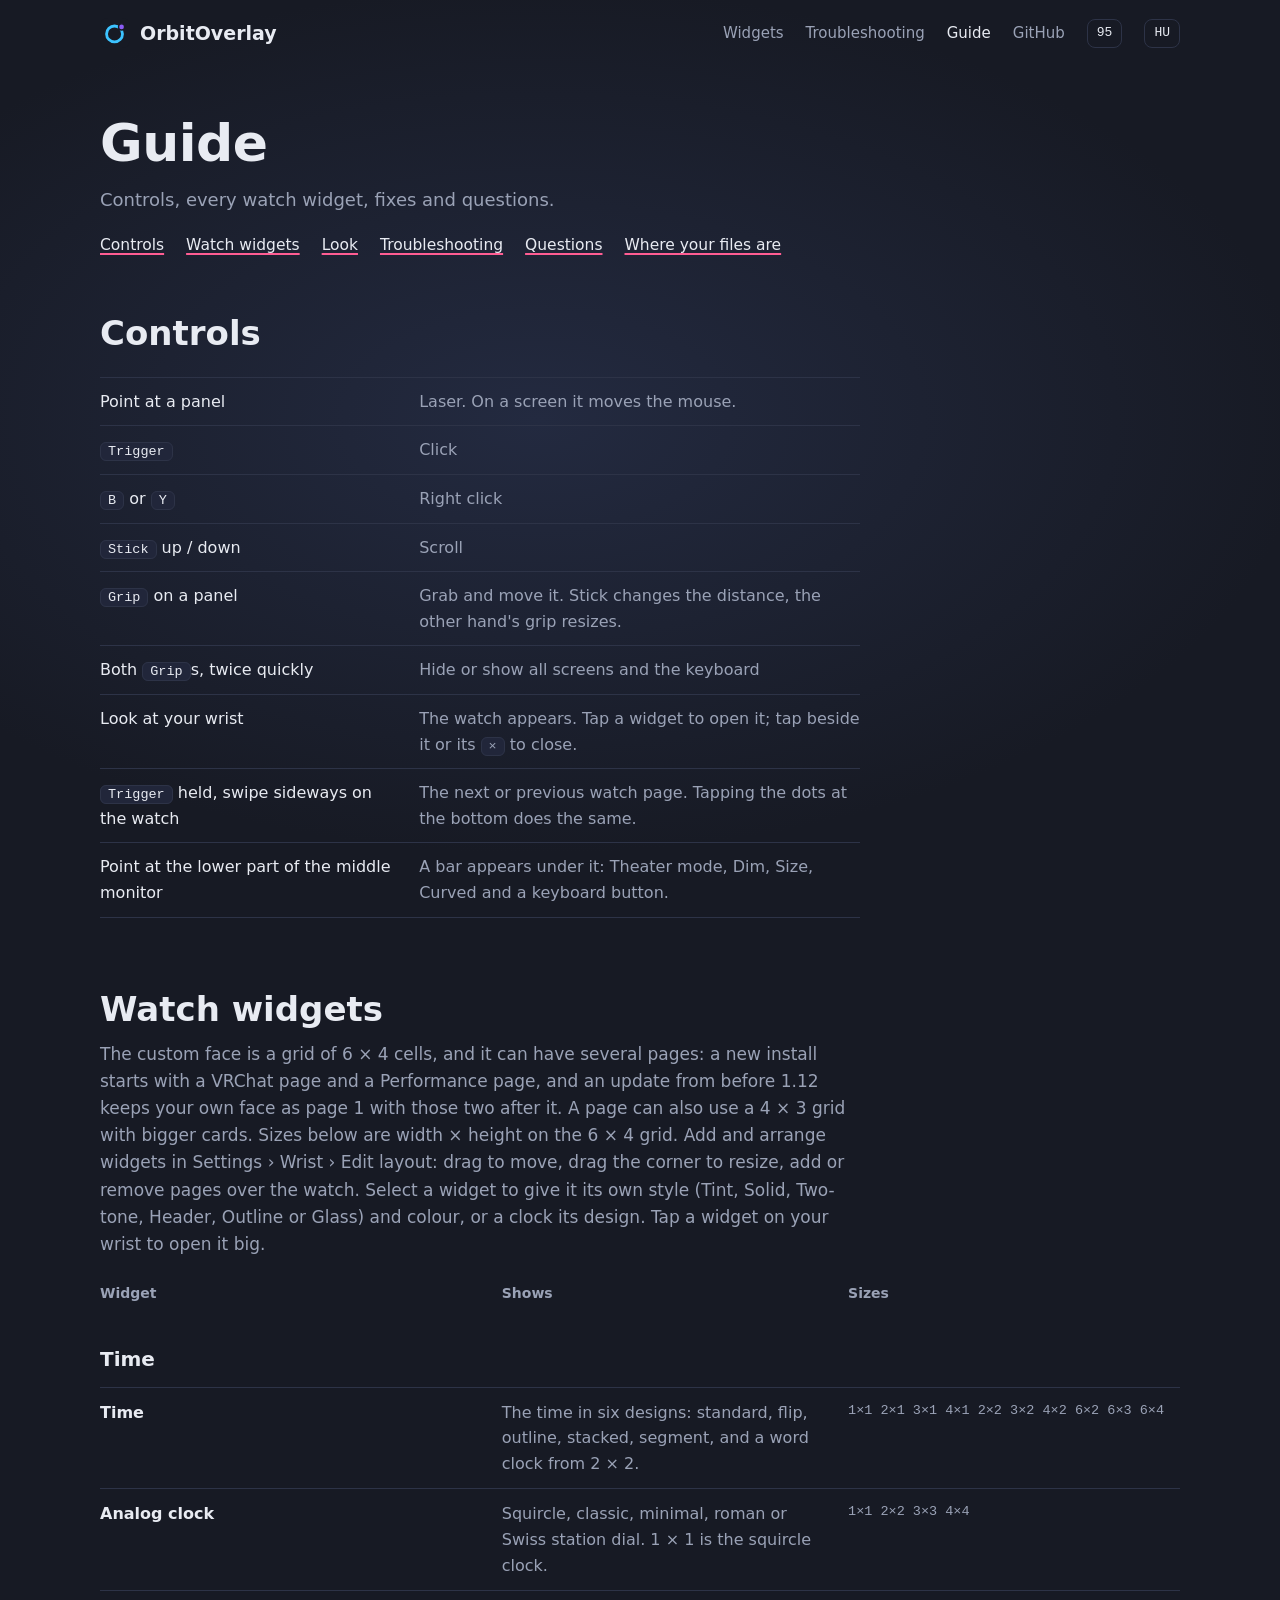
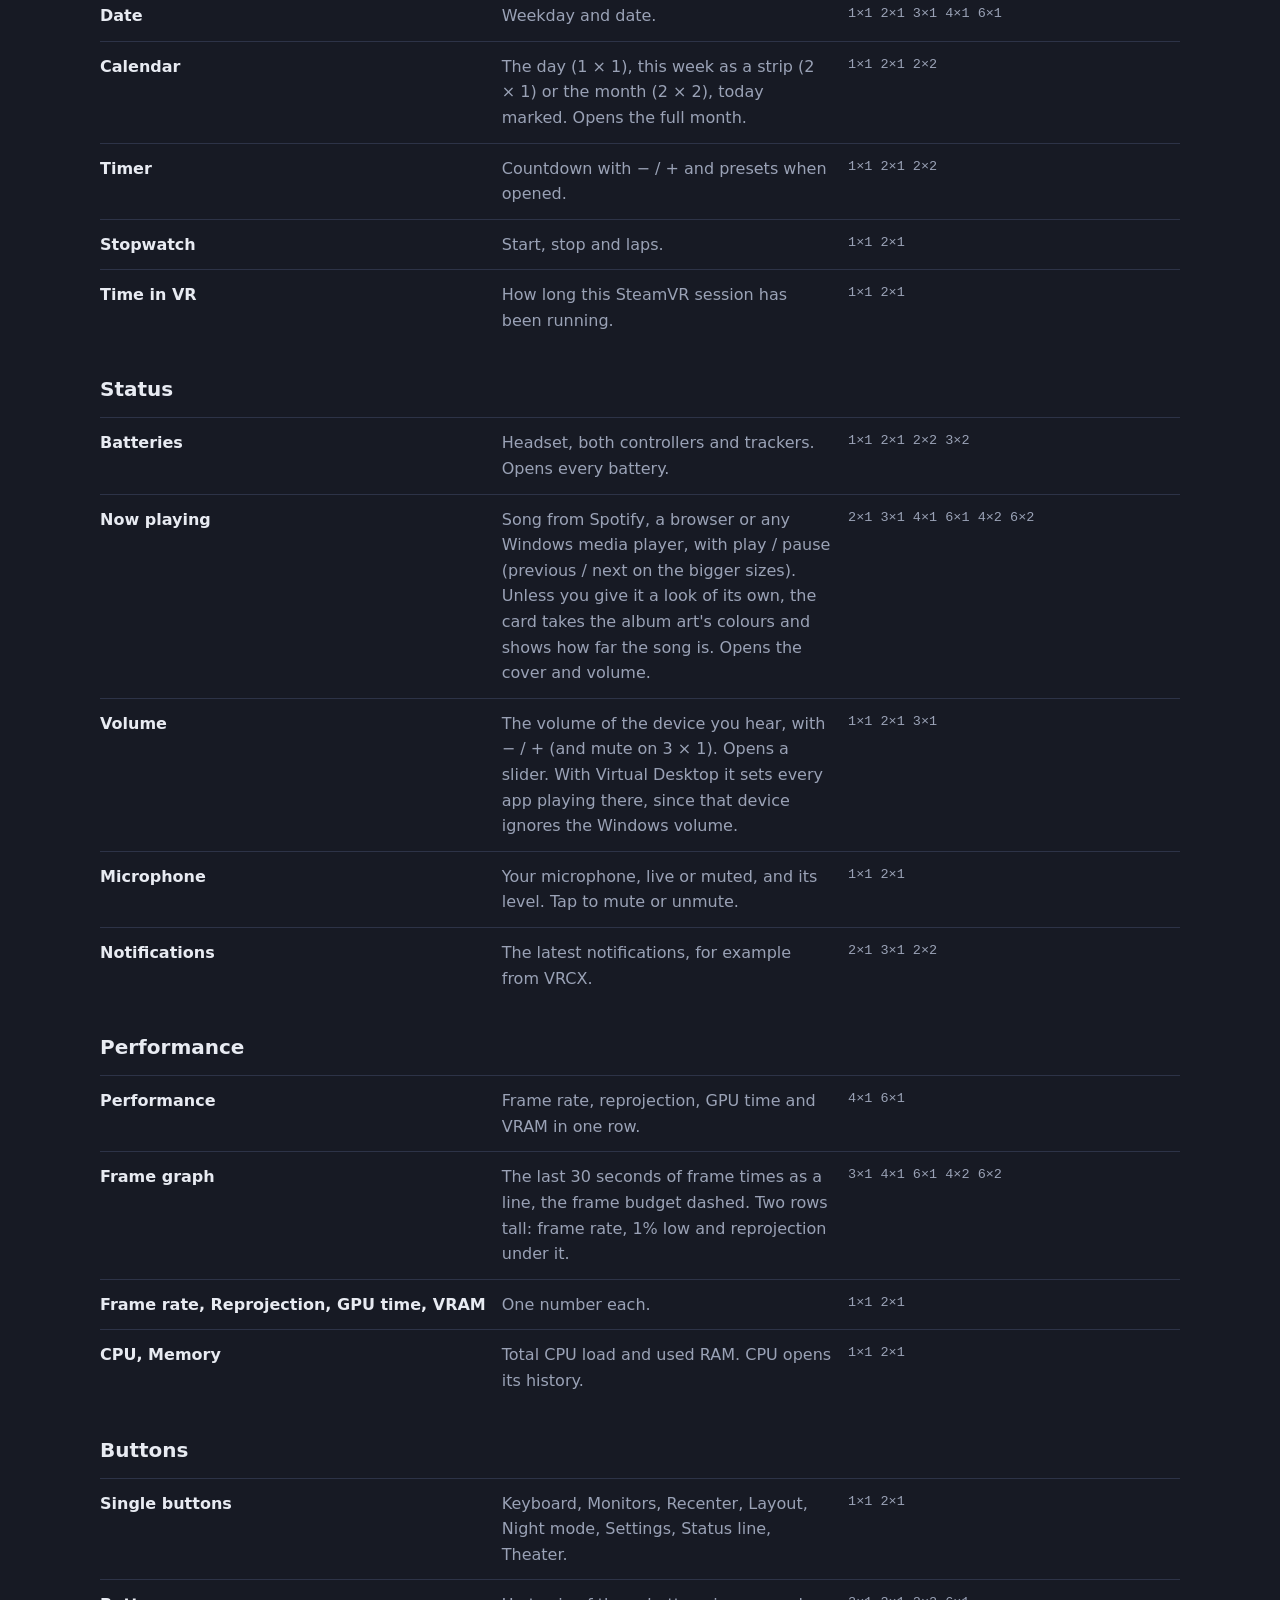
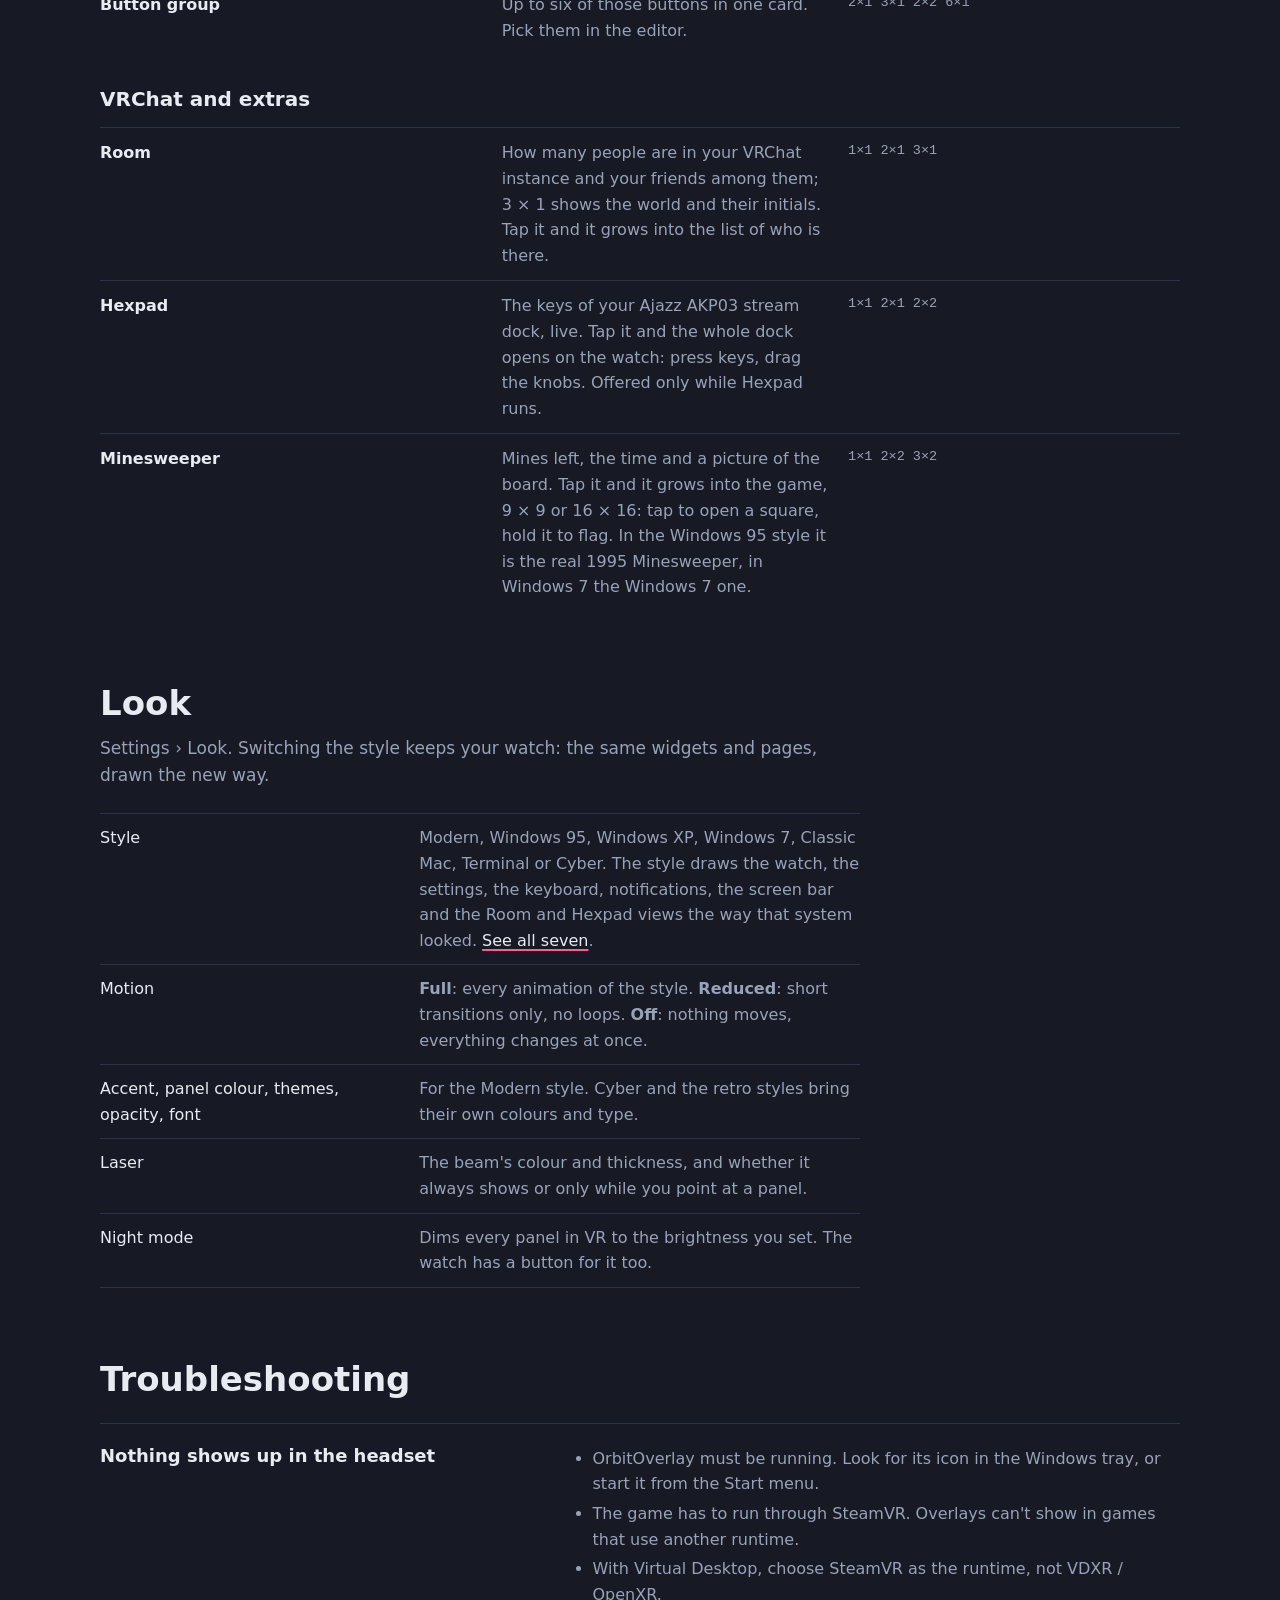
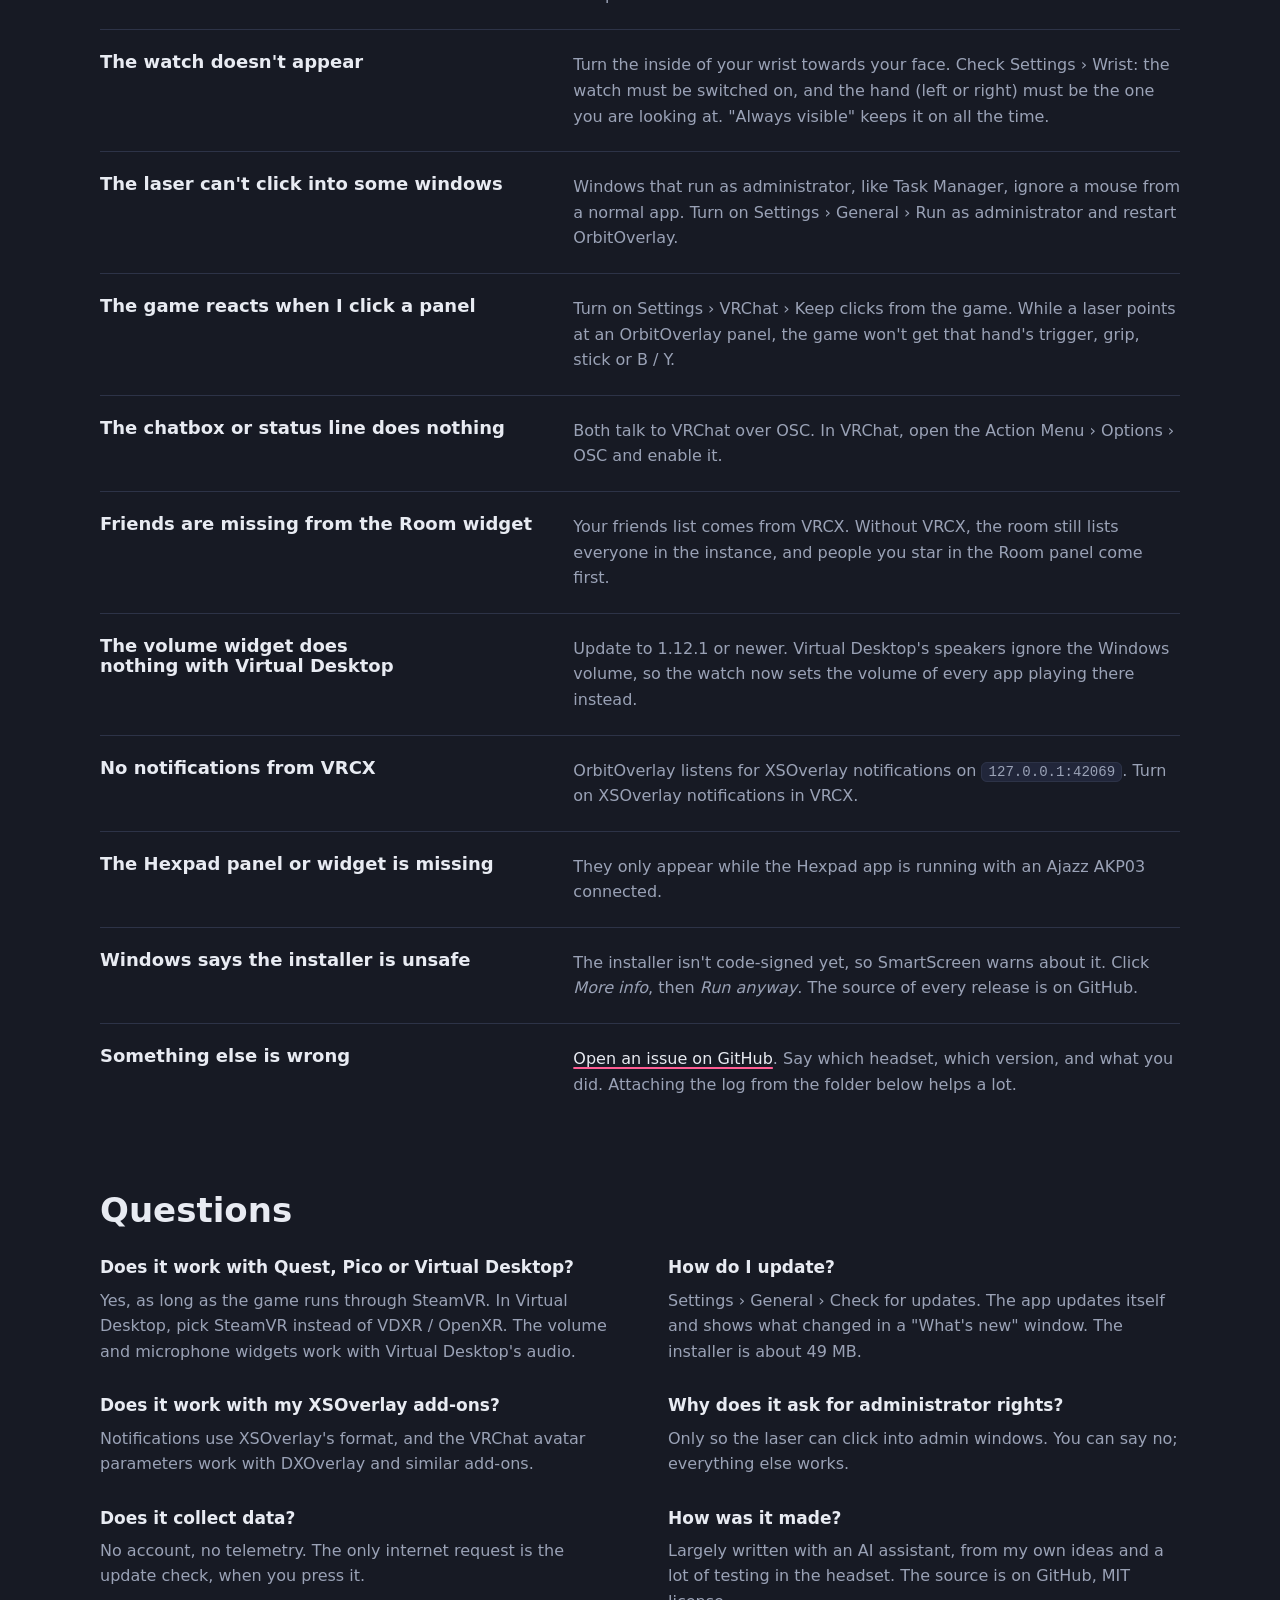
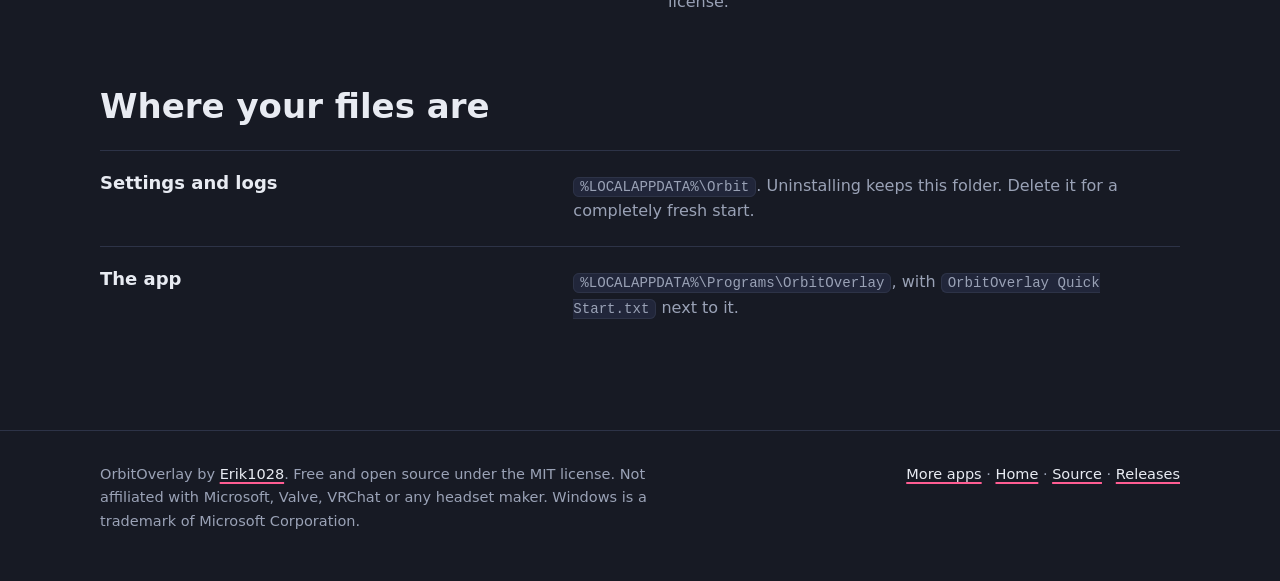
<file: site/guide.html>
<!doctype html>
<html lang="en">
<head>
<meta charset="utf-8">
<meta name="viewport" content="width=device-width, initial-scale=1">
<title>OrbitOverlay guide · controls, widgets and fixes</title>
<meta name="description" content="Every OrbitOverlay watch widget with its sizes, the seven styles and Motion, and fixes for the most common problems.">
<link rel="canonical" href="https://erik1028.github.io/OrbitOverlay/guide.html">
<meta property="og:type" content="website">
<meta property="og:site_name" content="Erik1028">
<meta property="og:url" content="https://erik1028.github.io/OrbitOverlay/guide.html">
<meta property="og:title" content="OrbitOverlay guide">
<meta property="og:description" content="Every watch widget with its sizes, and fixes for the most common problems.">
<meta property="og:image" content="https://erik1028.github.io/OrbitOverlay/og.png">
<meta name="twitter:card" content="summary_large_image">
<meta name="theme-color" content="#171a24">
<link rel="icon" href="favicon.svg" type="image/svg+xml">
<script>try{if(localStorage.getItem("orbit-style")==="95"||location.hash==="#win95")document.documentElement.setAttribute("data-style","95")}catch(e){}</script>
<link rel="stylesheet" href="style.css">
</head>
<body>

<header class="top">
<div class="wrap">
<a class="logo" href="./"><img src="favicon.svg" width="30" height="30" alt="">OrbitOverlay</a>
<nav aria-label="Sections"><a class="opt" href="#widgets">Widgets</a><a class="opt" href="#help">Troubleshooting</a><a href="guide.html" aria-current="page">Guide</a><a class="opt" href="https://github.com/Erik1028/OrbitOverlay">GitHub</a><a class="lang" href="hu/" hreflang="hu" lang="hu">HU</a></nav>
</div>
</header>

<main class="wrap">

<div class="page-head">
<h1>Guide</h1>
<p>Controls, every watch widget, fixes and questions.</p>
<div class="toc"><a href="#controls">Controls</a><a href="#widgets">Watch widgets</a><a href="#look">Look</a><a href="#help">Troubleshooting</a><a href="#faq">Questions</a><a href="#files">Where your files are</a></div>
</div>

<section class="log" id="controls" style="padding-top:48px">
<h2>Controls</h2>
<div style="margin-top:24px;max-width:760px">
<table class="ctl">
<tbody>
<tr><td>Point at a panel</td><td>Laser. On a screen it moves the mouse.</td></tr>
<tr><td><kbd>Trigger</kbd></td><td>Click</td></tr>
<tr><td><kbd>B</kbd> or <kbd>Y</kbd></td><td>Right click</td></tr>
<tr><td><kbd>Stick</kbd> up / down</td><td>Scroll</td></tr>
<tr><td><kbd>Grip</kbd> on a panel</td><td>Grab and move it. Stick changes the distance, the other hand's grip resizes.</td></tr>
<tr><td>Both <kbd>Grip</kbd>s, twice quickly</td><td>Hide or show all screens and the keyboard</td></tr>
<tr><td>Look at your wrist</td><td>The watch appears. Tap a widget to open it; tap beside it or its <kbd>×</kbd> to close.</td></tr>
<tr><td><kbd>Trigger</kbd> held, swipe sideways on the watch</td><td>The next or previous watch page. Tapping the dots at the bottom does the same.</td></tr>
<tr><td>Point at the lower part of the middle monitor</td><td>A bar appears under it: Theater mode, Dim, Size, Curved and a keyboard button.</td></tr>
</tbody>
</table>
</div>
</section>

<section class="log" id="widgets">
<h2>Watch widgets</h2>
<p style="color:var(--dim);margin-top:12px;max-width:44em">The custom face is a grid of 6 × 4 cells, and it can have several pages: a new install starts with a VRChat page and a Performance page, and an update from before 1.12 keeps your own face as page 1 with those two after it. A page can also use a 4 × 3 grid with bigger cards. Sizes below are width × height on the 6 × 4 grid. Add and arrange widgets in Settings › Wrist › Edit layout: drag to move, drag the corner to resize, add or remove pages over the watch. Select a widget to give it its own style (Tint, Solid, Two-tone, Header, Outline or Glass) and colour, or a clock its design. Tap a widget on your wrist to open it big.</p>
<div class="wtable-wrap">
<table class="wtable">
<thead><tr><th scope="col">Widget</th><th scope="col">Shows</th><th scope="col">Sizes</th></tr></thead>
<tbody>
<tr class="group"><td colspan="3">Time</td></tr>
<tr><td>Time</td><td>The time in six designs: standard, flip, outline, stacked, segment, and a word clock from 2 × 2.</td><td class="sz">1×1 2×1 3×1 4×1 2×2 3×2 4×2 6×2 6×3 6×4</td></tr>
<tr><td>Analog clock</td><td>Squircle, classic, minimal, roman or Swiss station dial. 1 × 1 is the squircle clock.</td><td class="sz">1×1 2×2 3×3 4×4</td></tr>
<tr><td>Date</td><td>Weekday and date.</td><td class="sz">1×1 2×1 3×1 4×1 6×1</td></tr>
<tr><td>Calendar</td><td>The day (1 × 1), this week as a strip (2 × 1) or the month (2 × 2), today marked. Opens the full month.</td><td class="sz">1×1 2×1 2×2</td></tr>
<tr><td>Timer</td><td>Countdown with − / + and presets when opened.</td><td class="sz">1×1 2×1 2×2</td></tr>
<tr><td>Stopwatch</td><td>Start, stop and laps.</td><td class="sz">1×1 2×1</td></tr>
<tr><td>Time in VR</td><td>How long this SteamVR session has been running.</td><td class="sz">1×1 2×1</td></tr>
<tr class="group"><td colspan="3">Status</td></tr>
<tr><td>Batteries</td><td>Headset, both controllers and trackers. Opens every battery.</td><td class="sz">1×1 2×1 2×2 3×2</td></tr>
<tr><td>Now playing</td><td>Song from Spotify, a browser or any Windows media player, with play / pause (previous / next on the bigger sizes). Unless you give it a look of its own, the card takes the album art's colours and shows how far the song is. Opens the cover and volume.</td><td class="sz">2×1 3×1 4×1 6×1 4×2 6×2</td></tr>
<tr><td>Volume</td><td>The volume of the device you hear, with − / + (and mute on 3 × 1). Opens a slider. With Virtual Desktop it sets every app playing there, since that device ignores the Windows volume.</td><td class="sz">1×1 2×1 3×1</td></tr>
<tr><td>Microphone</td><td>Your microphone, live or muted, and its level. Tap to mute or unmute.</td><td class="sz">1×1 2×1</td></tr>
<tr><td>Notifications</td><td>The latest notifications, for example from VRCX.</td><td class="sz">2×1 3×1 2×2</td></tr>
<tr class="group"><td colspan="3">Performance</td></tr>
<tr><td>Performance</td><td>Frame rate, reprojection, GPU time and VRAM in one row.</td><td class="sz">4×1 6×1</td></tr>
<tr><td>Frame graph</td><td>The last 30 seconds of frame times as a line, the frame budget dashed. Two rows tall: frame rate, 1% low and reprojection under it.</td><td class="sz">3×1 4×1 6×1 4×2 6×2</td></tr>
<tr><td>Frame rate, Reprojection, GPU time, VRAM</td><td>One number each.</td><td class="sz">1×1 2×1</td></tr>
<tr><td>CPU, Memory</td><td>Total CPU load and used RAM. CPU opens its history.</td><td class="sz">1×1 2×1</td></tr>
<tr class="group"><td colspan="3">Buttons</td></tr>
<tr><td>Single buttons</td><td>Keyboard, Monitors, Recenter, Layout, Night mode, Settings, Status line, Theater.</td><td class="sz">1×1 2×1</td></tr>
<tr><td>Button group</td><td>Up to six of those buttons in one card. Pick them in the editor.</td><td class="sz">2×1 3×1 2×2 6×1</td></tr>
<tr class="group"><td colspan="3">VRChat and extras</td></tr>
<tr><td>Room</td><td>How many people are in your VRChat instance and your friends among them; 3 × 1 shows the world and their initials. Tap it and it grows into the list of who is there.</td><td class="sz">1×1 2×1 3×1</td></tr>
<tr><td>Hexpad</td><td>The keys of your Ajazz AKP03 stream dock, live. Tap it and the whole dock opens on the watch: press keys, drag the knobs. Offered only while Hexpad runs.</td><td class="sz">1×1 2×1 2×2</td></tr>
<tr><td>Minesweeper</td><td>Mines left, the time and a picture of the board. Tap it and it grows into the game, 9 × 9 or 16 × 16: tap to open a square, hold it to flag. In the Windows 95 style it is the real 1995 Minesweeper, in Windows 7 the Windows 7 one.</td><td class="sz">1×1 2×2 3×2</td></tr>
</tbody>
</table>
</div>
</section>

<section class="log" id="look">
<h2>Look</h2>
<p style="color:var(--dim);margin-top:12px;max-width:44em">Settings › Look. Switching the style keeps your watch: the same widgets and pages, drawn the new way.</p>
<div style="margin-top:24px;max-width:760px">
<table class="ctl">
<tbody>
<tr><td>Style</td><td>Modern, Windows 95, Windows XP, Windows 7, Classic Mac, Terminal or Cyber. The style draws the watch, the settings, the keyboard, notifications, the screen bar and the Room and Hexpad views the way that system looked. <a href="./#styles">See all seven</a>.</td></tr>
<tr><td>Motion</td><td><b>Full</b>: every animation of the style. <b>Reduced</b>: short transitions only, no loops. <b>Off</b>: nothing moves, everything changes at once.</td></tr>
<tr><td>Accent, panel colour, themes, opacity, font</td><td>For the Modern style. Cyber and the retro styles bring their own colours and type.</td></tr>
<tr><td>Laser</td><td>The beam's colour and thickness, and whether it always shows or only while you point at a panel.</td></tr>
<tr><td>Night mode</td><td>Dims every panel in VR to the brightness you set. The watch has a button for it too.</td></tr>
</tbody>
</table>
</div>
</section>

<section class="log" id="help">
<h2>Troubleshooting</h2>
<div style="margin-top:24px">

<div class="fix"><h3>Nothing shows up in the headset</h3><div>
<ul>
<li>OrbitOverlay must be running. Look for its icon in the Windows tray, or start it from the Start menu.</li>
<li>The game has to run through SteamVR. Overlays can't show in games that use another runtime.</li>
<li>With Virtual Desktop, choose SteamVR as the runtime, not VDXR / OpenXR.</li>
</ul></div></div>

<div class="fix"><h3>The watch doesn't appear</h3><div>
<p>Turn the inside of your wrist towards your face. Check Settings › Wrist: the watch must be switched on, and the hand (left or right) must be the one you are looking at. "Always visible" keeps it on all the time.</p></div></div>

<div class="fix"><h3>The laser can't click into some windows</h3><div>
<p>Windows that run as administrator, like Task Manager, ignore a mouse from a normal app. Turn on Settings › General › Run as administrator and restart OrbitOverlay.</p></div></div>

<div class="fix"><h3>The game reacts when I click a panel</h3><div>
<p>Turn on Settings › VRChat › Keep clicks from the game. While a laser points at an OrbitOverlay panel, the game won't get that hand's trigger, grip, stick or B / Y.</p></div></div>

<div class="fix"><h3>The chatbox or status line does nothing</h3><div>
<p>Both talk to VRChat over OSC. In VRChat, open the Action Menu › Options › OSC and enable it.</p></div></div>

<div class="fix"><h3>Friends are missing from the Room widget</h3><div>
<p>Your friends list comes from VRCX. Without VRCX, the room still lists everyone in the instance, and people you star in the Room panel come first.</p></div></div>

<div class="fix"><h3>The volume widget does nothing with Virtual Desktop</h3><div>
<p>Update to 1.12.1 or newer. Virtual Desktop's speakers ignore the Windows volume, so the watch now sets the volume of every app playing there instead.</p></div></div>

<div class="fix"><h3>No notifications from VRCX</h3><div>
<p>OrbitOverlay listens for XSOverlay notifications on <code>127.0.0.1:42069</code>. Turn on XSOverlay notifications in VRCX.</p></div></div>

<div class="fix"><h3>The Hexpad panel or widget is missing</h3><div>
<p>They only appear while the Hexpad app is running with an Ajazz AKP03 connected.</p></div></div>

<div class="fix"><h3>Windows says the installer is unsafe</h3><div>
<p>The installer isn't code-signed yet, so SmartScreen warns about it. Click <i>More info</i>, then <i>Run anyway</i>. The source of every release is on GitHub.</p></div></div>

<div class="fix"><h3>Something else is wrong</h3><div>
<p><a href="https://github.com/Erik1028/OrbitOverlay/issues">Open an issue on GitHub</a>. Say which headset, which version, and what you did. Attaching the log from the folder below helps a lot.</p></div></div>

</div>
</section>

<section class="facts two" id="faq">
<h2>Questions</h2>
<dl>
<div><dt>Does it work with Quest, Pico or Virtual Desktop?</dt><dd>Yes, as long as the game runs through SteamVR. In Virtual Desktop, pick SteamVR instead of VDXR / OpenXR. The volume and microphone widgets work with Virtual Desktop's audio.</dd></div>
<div><dt>How do I update?</dt><dd>Settings › General › Check for updates. The app updates itself and shows what changed in a "What's new" window. The installer is about 49 MB.</dd></div>
<div><dt>Does it work with my XSOverlay add-ons?</dt><dd>Notifications use XSOverlay's format, and the VRChat avatar parameters work with DXOverlay and similar add-ons.</dd></div>
<div><dt>Why does it ask for administrator rights?</dt><dd>Only so the laser can click into admin windows. You can say no; everything else works.</dd></div>
<div><dt>Does it collect data?</dt><dd>No account, no telemetry. The only internet request is the update check, when you press it.</dd></div>
<div><dt>How was it made?</dt><dd>Largely written with an AI assistant, from my own ideas and a lot of testing in the headset. The source is on GitHub, MIT license.</dd></div>
</dl>
</section>

<section class="log" id="files">
<h2>Where your files are</h2>
<div style="margin-top:24px">
<div class="fix"><h3>Settings and logs</h3><div><p><code>%LOCALAPPDATA%\Orbit</code>. Uninstalling keeps this folder. Delete it for a completely fresh start.</p></div></div>
<div class="fix"><h3>The app</h3><div><p><code>%LOCALAPPDATA%\Programs\OrbitOverlay</code>, with <code>OrbitOverlay Quick Start.txt</code> next to it.</p></div></div>
</div>
</section>

</main>

<footer>
<div class="wrap">
<p>OrbitOverlay by <a href="https://github.com/Erik1028">Erik1028</a>. Free and open source under the MIT license. Not affiliated with Microsoft, Valve, VRChat or any headset maker. Windows is a trademark of Microsoft Corporation.</p>
<span><a href="https://erik1028.github.io/">More apps</a> · <a href="./">Home</a> · <a href="https://github.com/Erik1028/OrbitOverlay">Source</a> · <a href="https://github.com/Erik1028/OrbitOverlay/releases">Releases</a></span>
</div>
</footer>
<script src="win95.js"></script>
</body>
</html>
</file>
<file: site/style.css>
/* OrbitOverlay website. Layout: a plain manual for the app, one column of parts, each part = what it is + how you
   use it in VR + a real screenshot. Colours and type come from the app itself (Bento panels, default pink accent,
   Segoe UI), so on Windows the page looks like the program. */
:root{
  color-scheme:dark;
  --bg:#171a24;      /* app window */
  --panel:#21263a;   /* watch tile */
  --line:#2d3347;
  --text:#e8ebf2;
  --dim:#9aa2b6;
  --accent:#ff5d93;  /* Config.Accent default, 0xFFFF5D93 */
  --ok:#4ade80;
  --warn:#f5b82e;
  --sans:"Segoe UI Variable Text","Segoe UI Variable","Segoe UI",system-ui,-apple-system,"Helvetica Neue",Arial,sans-serif;
  --display:"Segoe UI Variable Display","Segoe UI Variable","Segoe UI",system-ui,-apple-system,"Helvetica Neue",Arial,sans-serif;
  --mono:"Cascadia Mono","Cascadia Code",Consolas,ui-monospace,"SF Mono",Menlo,monospace;
}
*{box-sizing:border-box}
[hidden]{display:none!important}
html{scroll-behavior:smooth}
@media (prefers-reduced-motion:reduce){html{scroll-behavior:auto}}
body{margin:0;background:var(--bg);color:var(--text);font-family:var(--sans);font-size:17px;line-height:1.6;-webkit-font-smoothing:antialiased}
img{max-width:100%;height:auto;display:block}
a{color:var(--text);text-decoration:underline;text-decoration-color:var(--accent);text-decoration-thickness:2px;text-underline-offset:3px}
a:hover{color:var(--accent)}
:focus-visible{outline:2px solid var(--accent);outline-offset:3px;border-radius:4px}
h1,h2,h3{font-family:var(--display);margin:0;line-height:1.15;text-wrap:balance}
h2{font-size:clamp(26px,3.4vw,34px);font-weight:700}
h3{font-size:18px;font-weight:600}
p{margin:0}
code{font-family:var(--mono);font-size:.88em;background:var(--panel);border:1px solid var(--line);border-radius:6px;padding:1px 6px;overflow-wrap:anywhere}
.wrap{max-width:1120px;margin:0 auto;padding-left:max(20px,env(safe-area-inset-left,0px));padding-right:max(20px,env(safe-area-inset-right,0px))}
.mono{font-family:var(--mono);font-size:14px}
kbd{font-family:var(--mono);font-size:13.5px;background:var(--panel);border:1px solid var(--line);border-radius:6px;padding:1px 7px;white-space:nowrap}

/* top bar */
.top .wrap{display:flex;align-items:center;gap:20px;padding-block:18px}
.logo{display:flex;align-items:center;gap:10px;font-family:var(--display);font-weight:700;font-size:19px;text-decoration:none}
.top nav{margin-left:auto;display:flex;align-items:center;gap:22px;font-size:15px}
.top nav a{text-decoration:none;color:var(--dim)}
.top nav a:hover,.top nav a[aria-current="page"]{color:var(--text)}
.top nav .lang{font-family:var(--mono);font-size:13px;border:1px solid var(--line);border-radius:8px;padding:3px 9px;color:var(--text)}
.top nav .lang:hover{border-color:var(--dim)}
@media (max-width:760px){.top nav .opt{display:none}}

/* intro */
.intro{padding-block:56px 36px;display:grid;grid-template-columns:minmax(0,1fr) auto;gap:24px 48px;align-items:end}
.intro h1{font-size:clamp(40px,6.4vw,76px);font-weight:700;letter-spacing:-0.02em}
.intro p{font-size:clamp(18px,2vw,21px);color:var(--dim);max-width:34em;margin-top:16px}
.get{display:flex;flex-direction:column;gap:10px;align-items:flex-start}
.btn{display:inline-flex;align-items:center;gap:10px;background:var(--accent);color:#1b0a12;font-weight:700;font-size:17px;text-decoration:none;padding:13px 22px;border-radius:12px}
.btn:hover{color:#1b0a12;background:#ff7aa6}
.get .mono{color:var(--dim)}
.live{display:inline-block;width:8px;height:8px;border-radius:50%;background:var(--ok);margin-right:6px;vertical-align:1px}
@media (max-width:820px){.intro{grid-template-columns:1fr}}

/* the try-it watch next to its notes */
.try{display:grid;grid-template-columns:minmax(0,1fr) minmax(0,15em);gap:24px 40px;align-items:start}
.try aside{display:flex;flex-direction:column;gap:12px;color:var(--dim);font-size:15.5px;padding-top:6px}
.try aside b{color:var(--text)}
.try aside ul{margin:0;padding-left:1.1em;display:flex;flex-direction:column;gap:6px}
.try aside .note{font-size:14px;border-top:1px solid var(--line);padding-top:12px}
@media (max-width:900px){.try{grid-template-columns:1fr}}

.cap{margin-top:12px;color:var(--dim);font-size:14.5px}

/* the stage: the try-it watch floats over SteamVR's grid floor, like the watch in an empty VR room */
body{background:radial-gradient(1100px 620px at 42% 420px,#232a40 0%,rgba(35,42,64,0) 70%) no-repeat,var(--bg)}
.try{position:relative;isolation:isolate;padding-bottom:40px}
.try .watch{position:relative}
/* sized so that even its near, perspective-widened edge stays inside the watch's own width: nothing to clip */
.try .watch::before{content:"";position:absolute;z-index:-2;left:10%;width:80%;top:calc(100% - 64px);height:220px;
  background-image:radial-gradient(ellipse 40% 30% at 50% 0,rgba(255,93,147,.22),transparent 70%),
    linear-gradient(rgba(160,180,240,.55) 2px,transparent 2px),linear-gradient(90deg,rgba(160,180,240,.55) 2px,transparent 2px);
  background-size:auto,56px 56px,56px 56px;background-position:0 0,center 0,center 0;
  transform:perspective(800px) rotateX(62deg);transform-origin:50% 0;
  -webkit-mask-image:radial-gradient(ellipse 50% 95% at 50% 0,#000 35%,transparent 100%);mask-image:radial-gradient(ellipse 50% 95% at 50% 0,#000 35%,transparent 100%)}
.try .watch::after{content:"";position:absolute;z-index:-1;left:10%;right:10%;bottom:18px;height:60px;
  background:radial-gradient(50% 50% at 50% 50%,rgba(0,0,0,.65),transparent 72%);animation:shade 7s ease-in-out infinite}
.wd,.wd95{animation:hover 7s ease-in-out infinite}
@keyframes hover{50%{transform:translateY(-8px)}}
@keyframes shade{50%{transform:scaleX(.9);opacity:.7}}
@media (prefers-reduced-motion:reduce){.wd,.wd95,.try .watch::after{animation:none}}
@media (max-width:900px){.try .watch::before{height:120px}.try aside{margin-top:18px}}
html[data-style="95"] .try .watch::before,html[data-style="95"] .try .watch::after{display:none}
html[data-style="95"] .wd95{animation:none}


.clip{margin:72px 0 0}
.clip video{display:block;width:100%;height:auto}

/* parts */
.part{padding-block:72px 0;display:grid;grid-template-columns:minmax(0,4fr) minmax(0,7fr);gap:28px 56px;align-items:start}
.part .txt{display:flex;flex-direction:column;gap:14px}
.part .txt>p{color:var(--dim)}
.shot{border-radius:16px;overflow:hidden;border:1px solid var(--line);background:#0f1118}
.shots{display:flex;flex-direction:column;gap:14px}
.part ul.plain{margin:0;padding-left:1.1em;color:var(--dim)}
.part ul.plain li{margin:4px 0}
@media (max-width:860px){.part{grid-template-columns:1fr;padding-top:56px}}

/* controls */
.ctl{width:100%;border-collapse:collapse;font-size:16px}
.ctl td{padding:11px 0;border-bottom:1px solid var(--line);vertical-align:top}
.ctl tr:first-child td{border-top:1px solid var(--line)}
.ctl td:first-child{width:42%;padding-right:20px}
.ctl td:last-child{color:var(--dim)}

/* lists of short facts (also in the box, questions) */
.facts{padding-block:72px 0}
.facts dl{margin:24px 0 0;display:grid;grid-template-columns:repeat(3,minmax(0,1fr));gap:28px 40px}
.facts.two dl{grid-template-columns:repeat(2,minmax(0,1fr));column-gap:56px}
.facts dt{font-weight:600}
.facts dd{margin:6px 0 0;color:var(--dim);font-size:16px}
@media (max-width:860px){.facts dl{grid-template-columns:repeat(2,minmax(0,1fr))}}
@media (max-width:620px){.facts dl,.facts.two dl{grid-template-columns:1fr}}

/* features: three cards, one picture and one sentence each */
.features{padding-block:64px 0}
.cards{display:grid;grid-template-columns:repeat(3,minmax(0,1fr));gap:24px;margin-top:24px}
.card{display:flex;flex-direction:column;gap:10px;min-width:0}
.card .shot{aspect-ratio:16/10;max-width:100%;display:flex;align-items:center;justify-content:center}
.card .shot img{width:100%;height:100%;object-fit:contain}
.card p{color:var(--dim);font-size:16px}
.extras{margin-top:24px;color:var(--dim);font-size:15.5px}
.all{margin-top:14px;font-size:15.5px}
@media (max-width:820px){.cards{grid-template-columns:1fr}}

/* seven styles (1.13): the same watch in every Look > Style. The radio buttons are the thumbnails; the picked style's
   watch and its Look page show below them (CSS only - without :has() the Modern one stays). */
.styles{padding-block:72px 0}
.styles-head{display:grid;grid-template-columns:minmax(0,4fr) minmax(0,7fr);gap:14px 56px;align-items:start}
.styles-head p{color:var(--dim)}
@media (max-width:860px){.styles-head{grid-template-columns:1fr}}
.sr{position:absolute;width:1px;height:1px;overflow:hidden;clip-path:inset(50%);white-space:nowrap}
.sp-list{border:0;margin:28px 0 0;padding:0;min-width:0;display:grid;grid-template-columns:repeat(7,minmax(0,1fr));gap:12px}
.sp-opt{position:relative;display:flex;flex-direction:column;gap:7px;cursor:pointer;font-size:14px;line-height:1.25;color:var(--dim);text-align:center}
.sp-opt input{position:absolute;top:0;left:0;width:1px;height:1px;margin:0;opacity:0;pointer-events:none}
.sp-opt img{width:100%;border-radius:10px;border:2px solid var(--line);background:#0f1118;transition:border-color .2s}
.sp-opt:hover img{border-color:var(--dim)}
.sp-opt:has(input:checked){color:var(--text);font-weight:600}
.sp-opt:has(input:checked) img{border-color:var(--accent)}
.sp-opt:has(input:focus-visible) img{outline:2px solid var(--accent);outline-offset:3px}
@media (max-width:700px){.sp-list{grid-template-columns:repeat(4,minmax(0,1fr));gap:12px 10px}.sp-opt{font-size:13px}}
.sp-view{display:none;margin:22px 0 0}
.styles:has(input[value="modern"]:checked) .sp-view[data-st="modern"],.styles:has(input[value="95"]:checked) .sp-view[data-st="95"],.styles:has(input[value="xp"]:checked) .sp-view[data-st="xp"],.styles:has(input[value="7"]:checked) .sp-view[data-st="7"],.styles:has(input[value="mac"]:checked) .sp-view[data-st="mac"],.styles:has(input[value="terminal"]:checked) .sp-view[data-st="terminal"],.styles:has(input[value="cyber"]:checked) .sp-view[data-st="cyber"]{display:block}
@supports not selector(:has(*)){.sp-view[data-st="modern"]{display:block}}
.sp-pics{display:grid;grid-template-columns:minmax(0,1.4545fr) minmax(0,1.5625fr);gap:16px;align-items:start}
.sp-pics img,.sp-anim img{width:100%;border-radius:14px;border:1px solid var(--line);background:#0f1118}
.sp-view figcaption{margin-top:12px;color:var(--dim);font-size:15.5px;max-width:56em}
.sp-view figcaption b,.sp-motion p b{color:var(--text)}
@media (max-width:760px){.sp-pics{grid-template-columns:1fr}}
.sp-motion{margin-top:56px;display:grid;grid-template-columns:minmax(0,5fr) minmax(0,6fr);gap:20px 48px;align-items:center}
.sp-anim{margin:0}
.sp-motion h3{font-size:22px}
.sp-motion p{color:var(--dim);margin-top:10px}
@media (max-width:860px){.sp-motion{grid-template-columns:1fr}}
@media (prefers-reduced-motion:reduce){.sp-opt img{transition:none}}

/* install */
.install{padding-block:72px 0;display:grid;grid-template-columns:minmax(0,4fr) minmax(0,7fr);gap:28px 56px}
.install ol{margin:0;padding-left:1.3em;display:flex;flex-direction:column;gap:14px}
.install ol li::marker{font-family:var(--mono);color:var(--accent)}
.install .aside{color:var(--dim);font-size:15.5px;margin-top:22px;padding-top:16px;border-top:1px solid var(--line)}
.install .aside b{color:var(--text)}
@media (max-width:860px){.install{grid-template-columns:1fr}}

/* changelog */
.log{padding-block:72px 0}
#log{margin-top:24px;display:flex;flex-direction:column}
.ver{display:grid;grid-template-columns:minmax(0,7em) minmax(0,1fr);gap:4px 24px;padding-block:20px;border-top:1px solid var(--line)}
.ver .v{font-family:var(--mono);font-size:15px;color:var(--accent);padding-top:2px}
.ver ul{margin:8px 0 0;padding-left:1.1em;color:var(--dim);font-size:15.5px}
.ver li{margin:4px 0}
.more{margin-top:8px;align-self:flex-start;background:none;border:1px solid var(--line);color:var(--text);font:inherit;font-size:15px;padding:9px 16px;border-radius:10px;cursor:pointer}
.more:hover{border-color:var(--dim)}
@media (max-width:560px){.ver{grid-template-columns:1fr}}

/* guide page */
.page-head{padding-block:48px 8px;max-width:44em}
.page-head h1{font-size:clamp(34px,5vw,52px);font-weight:700;letter-spacing:-0.01em}
.page-head p{color:var(--dim);margin-top:12px;font-size:18px}
.toc{display:flex;flex-wrap:wrap;gap:8px 22px;margin-top:18px;font-size:15.5px}
.wtable-wrap{overflow-x:auto;margin-top:24px}
.wtable{width:100%;border-collapse:collapse;font-size:16px;min-width:600px}
.wtable th{text-align:left;font-weight:600;color:var(--dim);font-size:14px;padding:0 16px 10px 0}
.wtable td{padding:12px 16px 12px 0;border-top:1px solid var(--line);vertical-align:top}
.wtable td:first-child{font-weight:600;white-space:nowrap}
.wtable td:nth-child(2){color:var(--dim)}
.wtable td.sz{font-family:var(--mono);font-size:13.5px;color:var(--dim);white-space:nowrap}
.wtable tr.group td{border-top:0;padding-top:28px;font-family:var(--display);font-size:20px;font-weight:700;color:var(--text)}
/* phones: each widget becomes a small block (name, what it shows, its sizes) instead of a 600 px table that scrolls sideways */
@media (max-width:640px){
  .wtable{min-width:0}
  .wtable,.wtable tbody,.wtable tr,.wtable td{display:block}
  .wtable thead{position:absolute;width:1px;height:1px;overflow:hidden;clip-path:inset(50%);white-space:nowrap}
  .wtable tr:not(.group){border-top:1px solid var(--line);padding:12px 0}
  .wtable td{border-top:0;padding:0}
  .wtable td:first-child{white-space:normal}
  .wtable td:nth-child(2){margin-top:4px}
  .wtable td.sz{white-space:normal;margin-top:6px;word-spacing:4px}
  .wtable tr.group td{padding:28px 0 10px}
}
.fix{padding-block:22px;border-top:1px solid var(--line);display:grid;grid-template-columns:minmax(0,5fr) minmax(0,7fr);gap:8px 40px}
.fix h3{font-size:18px}
.fix div{color:var(--dim);font-size:16px;display:flex;flex-direction:column;gap:8px}
.fix ol,.fix ul{margin:0;padding-left:1.2em;display:flex;flex-direction:column;gap:4px}
@media (max-width:760px){.fix{grid-template-columns:1fr}}

footer{margin-top:88px;border-top:1px solid var(--line)}
footer .wrap{padding-block:32px 48px;display:flex;flex-wrap:wrap;gap:12px 32px;justify-content:space-between;color:var(--dim);font-size:14.5px}
footer p{max-width:40em}

/* ---------- the try-it watch (watch-demo.js) ----------
   The app's 640 x 440 watch face drawn as SVG, scaled to the column; its cards float on their own like the app's "Cards only"
   background. In the 1990s mode a 320 x 220 canvas, doubled without smoothing, like the app's Windows 95 face. */
.watch{position:relative;max-width:780px;user-select:none;-webkit-user-select:none;-webkit-tap-highlight-color:transparent}
.watch>img{display:block;width:100%;height:auto}
.wd{display:block;width:100%;height:auto;overflow:hidden;touch-action:pan-y;outline:none}
.wd:focus-visible{outline:2px solid var(--accent);outline-offset:6px;border-radius:24px}
.wd text{white-space:pre}
.wd .t{font-family:"Segoe UI Variable Text","Segoe UI",system-ui,-apple-system,"Helvetica Neue",Arial,sans-serif}
.wd .d{font-family:"Segoe UI Variable Display","Segoe UI",system-ui,-apple-system,"Helvetica Neue",Arial,sans-serif}
.wd-wait .wd-w{opacity:0}
.wd-intro .wd-w{animation:wdin .42s cubic-bezier(.34,1.45,.6,1) both;animation-delay:var(--d,0ms)}
@keyframes wdin{from{opacity:0;transform:scale(.82)}}
.wd-toast{position:absolute;left:50%;bottom:6.5%;transform:translateX(-50%);background:rgba(10,12,18,.92);border:1px solid rgba(255,255,255,.14);color:#f2f3f7;
  font-size:14px;line-height:1.3;padding:7px 14px;border-radius:10px;white-space:nowrap;max-width:92%;overflow:hidden;text-overflow:ellipsis;pointer-events:none}
.wd95{display:block;width:100%;height:auto;image-rendering:pixelated;image-rendering:crisp-edges;touch-action:pan-y;outline:none}
.wd95:focus-visible{outline:2px dotted #fff;outline-offset:4px}
@media (prefers-reduced-motion:reduce){.wd-intro .wd-w{animation:none}.wd-wait .wd-w{opacity:1}}

/* ---------- 1990s homepage style (win95.js) ----------
   The site as a 1996 space-themed fan page: tiled starfield, Times, cyan links, rainbow rules,
   3D ball bullets, a marquee, a hit counter (the real download count) and 88x31 buttons.
   The try-it watch keeps the app's own Windows 95 look, like a demo applet on the page. */
.r90{display:none}
html[data-style="95"] .r90-nopic{display:none}
.w95-toggle{background:none;font:inherit;font-family:var(--mono);font-size:13px;cursor:pointer}
html[data-style="95"]{
  --bg:#000; --text:#fff; --dim:#ddd; --line:#808080; --panel:#000; --accent:#ffff00;
  --sans:"Times New Roman",Times,serif; --display:Arial,Helvetica,sans-serif; --mono:"Courier New",Courier,monospace;
  --raised:inset -1px -1px #0a0a0a,inset 1px 1px #fff,inset -2px -2px #808080,inset 2px 2px #dfdfdf;
  --sunken:inset -1px -1px #fff,inset 1px 1px #808080,inset -2px -2px #dfdfdf,inset 2px 2px #0a0a0a;
  --rainbow:linear-gradient(90deg,#f00,#ff8000,#ff0,#0f0,#0ff,#00f,#f0f);
  scroll-behavior:auto;
}
html[data-style="95"] body{background:#000 url("data:image/svg+xml,%3Csvg xmlns='http://www.w3.org/2000/svg' width='256' height='256'%3E%3Ccircle cx='231' cy='238' r='0.9' fill='%23fff' fill-opacity='0.5'/%3E%3Ccircle cx='94' cy='243' r='1.1' fill='%23fff' fill-opacity='0.5'/%3E%3Ccircle cx='48' cy='228' r='0.7' fill='%23fff' fill-opacity='0.5'/%3E%3Ccircle cx='46' cy='21' r='1.1' fill='%23fff' fill-opacity='0.9'/%3E%3Ccircle cx='231' cy='80' r='1.1' fill='%23fff' fill-opacity='0.35'/%3E%3Ccircle cx='32' cy='30' r='0.5' fill='%23fff' fill-opacity='0.5'/%3E%3Ccircle cx='123' cy='15' r='0.9' fill='%23fff' fill-opacity='0.7'/%3E%3Ccircle cx='225' cy='100' r='1.1' fill='%23fff' fill-opacity='0.5'/%3E%3Ccircle cx='150' cy='255' r='0.5' fill='%23fff' fill-opacity='0.35'/%3E%3Ccircle cx='234' cy='142' r='0.9' fill='%23fff' fill-opacity='0.35'/%3E%3Ccircle cx='130' cy='161' r='0.6' fill='%23fff' fill-opacity='0.7'/%3E%3Ccircle cx='15' cy='35' r='1.1' fill='%23fff' fill-opacity='0.35'/%3E%3Ccircle cx='205' cy='55' r='0.7' fill='%23fff' fill-opacity='0.9'/%3E%3Ccircle cx='34' cy='8' r='0.5' fill='%23fff' fill-opacity='0.5'/%3E%3Ccircle cx='107' cy='26' r='0.9' fill='%23fff' fill-opacity='0.9'/%3E%3Ccircle cx='203' cy='214' r='0.5' fill='%23fff' fill-opacity='0.5'/%3E%3Ccircle cx='138' cy='172' r='0.5' fill='%23fff' fill-opacity='0.7'/%3E%3Ccircle cx='170' cy='7' r='0.9' fill='%23fff' fill-opacity='0.35'/%3E%3Ccircle cx='68' cy='126' r='0.5' fill='%23fff' fill-opacity='0.35'/%3E%3Ccircle cx='30' cy='238' r='0.9' fill='%23fff' fill-opacity='0.5'/%3E%3Ccircle cx='96' cy='229' r='1.1' fill='%23fff' fill-opacity='0.5'/%3E%3Ccircle cx='67' cy='214' r='0.9' fill='%23fff' fill-opacity='0.35'/%3E%3Ccircle cx='202' cy='215' r='0.6' fill='%23fff' fill-opacity='0.35'/%3E%3Ccircle cx='138' cy='155' r='0.5' fill='%23fff' fill-opacity='0.5'/%3E%3Ccircle cx='95' cy='201' r='1.1' fill='%23fff' fill-opacity='0.35'/%3E%3Ccircle cx='21' cy='74' r='0.6' fill='%23fff' fill-opacity='0.9'/%3E%3Cpath d='M190 66L191 69L194 70L191 71L190 74L189 71L186 70L189 69Z' fill='%23fff' fill-opacity='.8'/%3E%3C/svg%3E") repeat;font-size:17px;line-height:1.45;-webkit-font-smoothing:auto}
html[data-style="95"] .r90{display:block}
html[data-style="95"] .top{display:none}
html[data-style="95"] a{color:#0ff;text-decoration:underline;text-decoration-thickness:1px;text-underline-offset:auto}
html[data-style="95"] a:visited{color:#f0f}
html[data-style="95"] a:hover{color:#ff0}
html[data-style="95"] :focus-visible{outline:1px dotted #fff;outline-offset:2px;border-radius:0}
html[data-style="95"] .wrap{max-width:780px}
html[data-style="95"] main{padding-block:10px 0}
html[data-style="95"] h1,html[data-style="95"] h2,html[data-style="95"] h3{font-family:Arial,Helvetica,sans-serif;text-wrap:wrap}
html[data-style="95"] h2{font-size:26px;color:#ff0;display:flex;align-items:center;gap:10px}
html[data-style="95"] h2::before{content:"";flex:none;width:18px;height:18px;border-radius:50%;background:radial-gradient(circle at 35% 30%,#fff 0 12%,#f44 30%,#900 75%,#300)}
html[data-style="95"] h3{font-size:18px;color:#0f0}

/* everything in one centred column, sections separated by rainbow rules */
html[data-style="95"] main > section,html[data-style="95"] main > .page-head{display:block;padding:26px 0 0;margin:26px 0 0;border-top:4px solid;border-image:var(--rainbow) 1;max-width:none}
html[data-style="95"] .part .txt,html[data-style="95"] .install > div,html[data-style="95"] .try aside{display:flex;flex-direction:column;gap:12px}
html[data-style="95"] .part > div + div,html[data-style="95"] .install > div + div{margin-top:18px}
html[data-style="95"] .part .txt>p,html[data-style="95"] .intro p,html[data-style="95"] .facts dd,html[data-style="95"] .ver ul,html[data-style="95"] .install .aside,html[data-style="95"] .try aside,html[data-style="95"] .fix div,html[data-style="95"] .page-head p,html[data-style="95"] .part ul.plain,html[data-style="95"] .ctl td:last-child,html[data-style="95"] .wtable td:nth-child(2),html[data-style="95"] .wtable td.sz,html[data-style="95"] .wtable th,html[data-style="95"] .cap{color:#fff}
html[data-style="95"] ul{list-style:none;padding-left:26px}
html[data-style="95"] li{position:relative}
html[data-style="95"] .part ul.plain li::before,html[data-style="95"] .try aside li::before,html[data-style="95"] .ver li::before,html[data-style="95"] .fix li::before{content:"";position:absolute;left:-22px;top:.38em;width:12px;height:12px;border-radius:50%;background:radial-gradient(circle at 35% 30%,#fff 0 12%,#4af 32%,#036 80%)}
html[data-style="95"] .install ol{padding-left:1.6em}
html[data-style="95"] .install ol li::marker{color:#ff0;font-family:Arial,sans-serif;font-weight:700}

/* intro: the classic centred welcome */
html[data-style="95"] .intro{display:flex;flex-direction:column;align-items:center;text-align:center;border-top:0;margin-top:0;padding-top:8px;gap:14px}
html[data-style="95"] .intro h1{font-family:"Arial Black",Arial,sans-serif;font-weight:900;font-size:clamp(34px,7vw,58px);letter-spacing:0;line-height:1.05;
  background:var(--rainbow);-webkit-background-clip:text;background-clip:text;color:transparent;filter:drop-shadow(3px 3px 0 #333)}
html[data-style="95"] .intro p{max-width:34em;margin:0 auto;font-size:19px}
html[data-style="95"] .get{align-items:center}
html[data-style="95"] .get .mono{color:#ccc;font-size:15px}
html[data-style="95"] .live{display:none}
html[data-style="95"] .btn{background:#c0c0c0;color:#000;border:0;border-radius:0;box-shadow:var(--raised);font-family:Arial,sans-serif;font-weight:700;font-size:20px;padding:14px 24px;text-decoration:none}
html[data-style="95"] .btn:visited{color:#000}
html[data-style="95"] .btn:hover{background:#c0c0c0;color:#00f}
html[data-style="95"] .btn:active,html[data-style="95"] .more:active{box-shadow:var(--sunken)}
html[data-style="95"] .more{background:#c0c0c0;color:#000;border:0;border-radius:0;box-shadow:var(--raised);font-family:Arial,sans-serif;font-size:14px}

/* pictures and tables with borders, like border=2 / border=1 */
html[data-style="95"] .shot{border:3px ridge #c0c0c0;border-radius:0;background:#000;padding:0}
html[data-style="95"] .shots{gap:18px}
html[data-style="95"] .ctl,html[data-style="95"] .wtable{border:3px ridge #c0c0c0;border-collapse:separate;border-spacing:2px;background:#000}
html[data-style="95"] .ctl td,html[data-style="95"] .wtable td,html[data-style="95"] .wtable th{border:1px inset #808080;padding:6px 8px}
html[data-style="95"] .ctl tr:first-child td{border-top:1px inset #808080}
html[data-style="95"] .ctl td:first-child{color:#0f0}
html[data-style="95"] .wtable th{color:#ff0;font-family:Arial,sans-serif}
html[data-style="95"] .wtable tr.group td{border:0;color:#ff0;font-family:Arial,sans-serif}
html[data-style="95"] .wtable td.sz{white-space:normal;min-width:7em}
html[data-style="95"] kbd,html[data-style="95"] code{background:none;border:0;border-radius:0;padding:0;color:#0f0;font-family:"Courier New",monospace;font-size:1em;font-weight:700}

html[data-style="95"] .facts dl{display:block;margin-top:14px}
html[data-style="95"] .facts dl>div{margin-top:14px}
html[data-style="95"] .facts dt{color:#0f0;font-family:Arial,sans-serif;font-weight:700}
html[data-style="95"] .facts dd{margin:2px 0 0 24px}
html[data-style="95"] .try{display:block}
html[data-style="95"] .try aside{margin-top:16px}
html[data-style="95"] .try aside .note,html[data-style="95"] .install .aside{border-top:0;padding-top:0}
html[data-style="95"] .try aside b,html[data-style="95"] .install .aside b{color:#ff0}
html[data-style="95"] .ver{display:block;border-top:1px dashed #808080}
html[data-style="95"] .card p,html[data-style="95"] .extras{color:#fff}
html[data-style="95"] .ver .v{color:#ff0;font-family:"Courier New",monospace;font-weight:700}
html[data-style="95"] .fix{display:block;border-top:1px dashed #808080}
html[data-style="95"] .fix div{margin-top:6px}
html[data-style="95"] .page-head{border-top:0;margin-top:0}
html[data-style="95"] .page-head h1{color:#ff0;font-family:"Arial Black",Arial,sans-serif;text-align:center}
html[data-style="95"] .page-head p{text-align:center}
html[data-style="95"] .toc{justify-content:center}

/* the injected 1990s parts */
.r90-marquee{overflow:hidden;white-space:nowrap;background:#000080;color:#ff0;font-family:Arial,sans-serif;font-weight:700;font-size:16px;border:2px inset #808080;padding:4px 0;margin-top:16px}
.r90-marquee span{display:inline-block;padding-left:100%;animation:r90scroll 22s linear infinite}
@keyframes r90scroll{to{transform:translateX(-100%)}}
.r90-nav{text-align:center;font-family:Arial,sans-serif;font-size:15px;margin-top:12px;line-height:1.9}
.r90-nav a{white-space:nowrap}
.r90-nav button{background:none;border:0;padding:0;font:inherit;color:#0ff;text-decoration:underline;cursor:pointer}
.r90-nav button:hover{color:#ff0}
html[data-style="95"] .r90-blink{display:inline}
.r90-blink{color:#f00;font-family:Arial,sans-serif;font-weight:900;font-size:14px;background:#ff0;padding:0 4px;animation:r90blink 1s steps(1) infinite;vertical-align:2px}
@keyframes r90blink{50%{visibility:hidden}}
.r90-modem{font-size:14px;color:#ccc;font-style:italic}
.r90-sign{text-align:center;margin:12px auto 0;max-width:420px;background:repeating-linear-gradient(-45deg,#000 0 14px,#fc0 14px 28px);padding:6px}
.r90-sign b{display:block;background:#fc0;color:#000;font-family:"Arial Black",Arial,sans-serif;font-size:17px;padding:6px 10px}
html[data-style="95"] .r90-foot{display:flex}
.r90-foot{text-align:center;flex-direction:column;align-items:center;gap:14px;padding-top:26px;margin-top:30px;border-top:4px solid;border-image:var(--rainbow) 1}
.r90-counter{font-family:Arial,sans-serif;font-size:15px;display:flex;align-items:center;gap:8px;flex-wrap:wrap;justify-content:center}
.r90-digits{display:inline-flex;gap:1px;background:#333;border:2px inset #808080;padding:2px}
.r90-digits i{font-style:normal;font-family:"Courier New",monospace;font-weight:700;font-size:20px;line-height:1;color:#0f0;background:#000;padding:3px 4px}
.r90-badges{display:flex;flex-wrap:wrap;gap:6px;justify-content:center}
.r90-badges span{width:88px;height:31px;display:flex;flex-direction:column;align-items:center;justify-content:center;font-family:Verdana,Arial,sans-serif;font-size:9px;font-weight:700;line-height:1.1;text-align:center;border:1px solid #fff;box-shadow:inset -1px -1px #000;text-transform:uppercase;letter-spacing:.3px}
.r90-small{font-size:13px;color:#ccc;font-family:Arial,sans-serif}
html[data-style="95"] footer{border-top:0;margin-top:20px}
html[data-style="95"] footer .wrap{color:#ccc;justify-content:center;text-align:center;font-family:Arial,sans-serif;font-size:13px}
@media (prefers-reduced-motion:reduce){.r90-marquee span{animation:none;padding-left:12px}.r90-blink{animation:none}}


/* the seven styles in the 1990s mode: framed pictures, the picked one in yellow */
html[data-style="95"] .styles-head{display:block}
html[data-style="95"] .styles-head p,html[data-style="95"] .sp-view figcaption,html[data-style="95"] .sp-motion p{color:#fff}
html[data-style="95"] .styles-head p{margin-top:12px}
html[data-style="95"] .sp-opt{color:#fff;font-family:Arial,Helvetica,sans-serif}
html[data-style="95"] .sp-opt img,html[data-style="95"] .sp-pics img,html[data-style="95"] .sp-anim img{border:3px ridge #c0c0c0;border-radius:0;background:#000}
html[data-style="95"] .sp-opt:has(input:checked){color:#ff0}
html[data-style="95"] .sp-opt:has(input:checked) img{border:3px solid #ff0}
html[data-style="95"] .sp-view figcaption b,html[data-style="95"] .sp-motion p b{color:#ff0}
html[data-style="95"] .sp-motion{display:block}
html[data-style="95"] .sp-motion>div{margin-top:16px}

/* the watch in the app's Windows 95 style (watch-demo.js draws it on the canvas) */
html[data-style="95"] .wd-toast{background:#ffffe1;border:1px solid #000;border-radius:0;color:#000;font-family:"Microsoft Sans Serif","MS Sans Serif",Tahoma,Arial,sans-serif;font-size:13px;bottom:14%}

/* scroll motion (motion.js): only when the script runs and motion is allowed */
.motion [data-reveal]{transition:opacity .9s cubic-bezier(.2,.7,.2,1),transform .9s cubic-bezier(.2,.7,.2,1);transition-delay:var(--d,0ms)}
.motion [data-reveal].pre{opacity:0;transform:translateY(40px)}
/* the title lifts away as you scroll, and the watch steps back a little once you scroll past it */
html.motion .intro{transform:translateY(calc(var(--sy,0) * -.15px));opacity:calc(1 - var(--sy,0) / 620)}
html.motion .try .watch{--q:min(1, max(0, (var(--sy,0) - 180) / 560));transform:scale(calc(1 - var(--q) * .06));opacity:calc(1 - var(--q) * .3);transform-origin:50% 30%}
.motion .card.done{transition:none}
/* the 1990s mode stays a 1990s page: no scroll motion there */
html.motion[data-style="95"] .intro,html.motion[data-style="95"] .try .watch{transform:none;opacity:1}
html.motion[data-style="95"] [data-reveal]{opacity:1!important;transform:none!important;transition:none!important}
</file>
